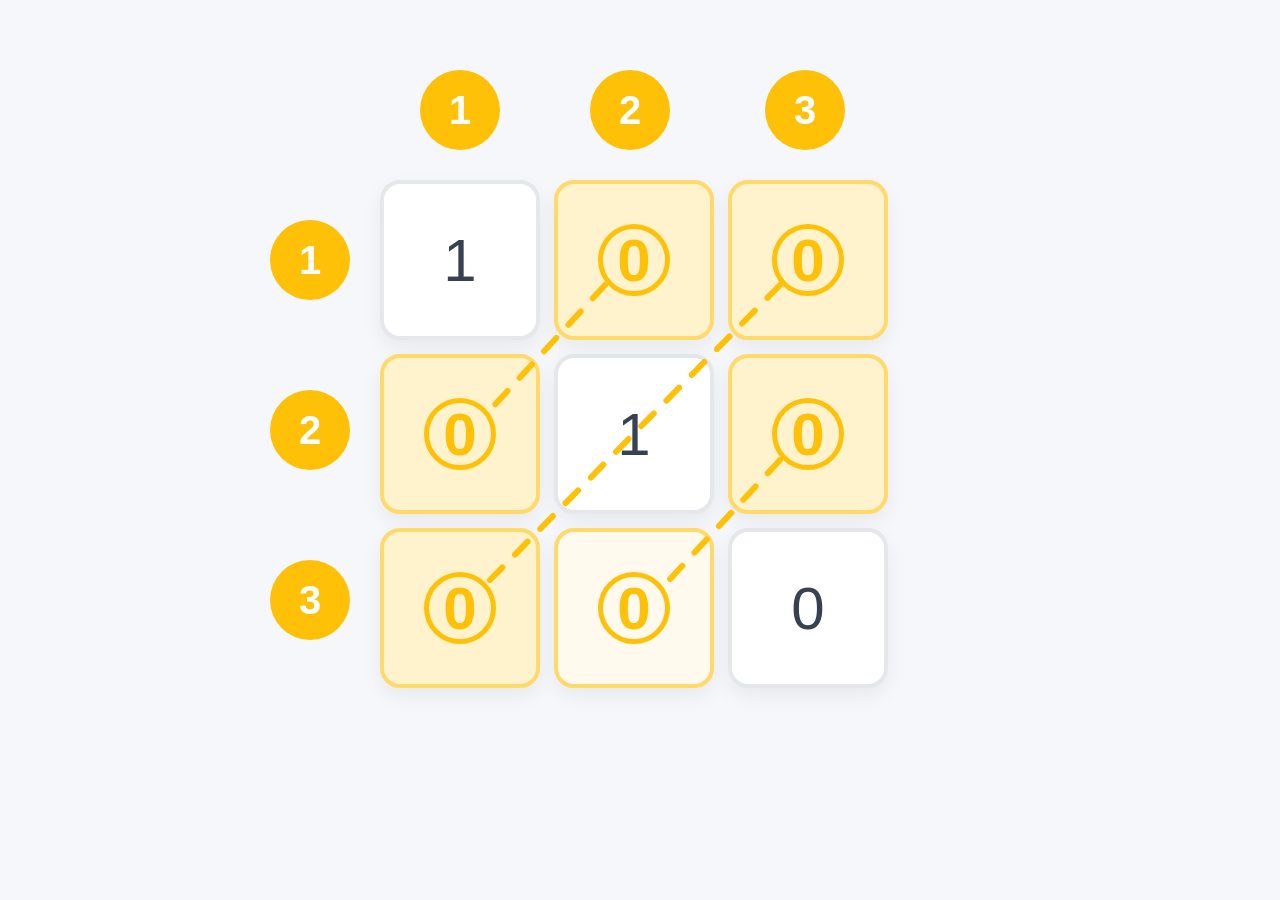
<file: public/img/matrix-examples/anti-symmetric.html>
<!DOCTYPE html>
<html lang="en">
<head>
<meta charset="UTF-8" />
<title>Symmetric Matrix</title>
</head>

<body style="
    margin:0;
    background:#f5f7fb;
    display:flex;
    justify-content:center;
    align-items:center;
    font-family:Inter,Arial,sans-serif;
">

<div style="
    position:relative;
    width:900px;
    height:700px;
">

    <!-- COLUMN LABELS -->

    <div style="
        position:absolute;
        left:230px;
        top:70px;
        width:80px;
        height:80px;
        border-radius:50%;
        background:#ffc107;
        color:white;
        display:flex;
        justify-content:center;
        align-items:center;
        font-size:40px;
        font-weight:700;
    ">
        1
    </div>

    <div style="
        position:absolute;
        left:400px;
        top:70px;
        width:80px;
        height:80px;
        border-radius:50%;
        background:#ffc107;
        color:white;
        display:flex;
        justify-content:center;
        align-items:center;
        font-size:40px;
        font-weight:700;
    ">
        2
    </div>

    <div style="
        position:absolute;
        left:575px;
        top:70px;
        width:80px;
        height:80px;
        border-radius:50%;
        background:#ffc107;
        color:white;
        display:flex;
        justify-content:center;
        align-items:center;
        font-size:40px;
        font-weight:700;
    ">
        3
    </div>

    <!-- ROW LABELS -->

    <div style="
        position:absolute;
        left:80px;
        top:220px;
        width:80px;
        height:80px;
        border-radius:50%;
        background:#ffc107;
        color:white;
        display:flex;
        justify-content:center;
        align-items:center;
        font-size:40px;
        font-weight:700;
    ">
        1
    </div>

    <div style="
        position:absolute;
        left:80px;
        top:390px;
        width:80px;
        height:80px;
        border-radius:50%;
        background:#ffc107;
        color:white;
        display:flex;
        justify-content:center;
        align-items:center;
        font-size:40px;
        font-weight:700;
    ">
        2
    </div>

    <div style="
        position:absolute;
        left:80px;
        top:560px;
        width:80px;
        height:80px;
        border-radius:50%;
        background:#ffc107;
        color:white;
        display:flex;
        justify-content:center;
        align-items:center;
        font-size:40px;
        font-weight:700;
    ">
        3
    </div>

    <!-- MATRIX GRID -->

    <div style="
        position:absolute;
        left:190px;
        top:180px;
        display:grid;
        grid-template-columns:repeat(3, 160px);
        grid-template-rows:repeat(3, 160px);
        gap:14px;
    ">

        <!-- 1 -->
        <div style="
            background:white;
            border:4px solid #e5e7eb;
            border-radius:20px;
            display:flex;
            justify-content:center;
            align-items:center;
            font-size:60px;
            color:#374151;
            box-shadow:0 8px 20px rgba(0,0,0,0.06);
        ">
            1
        </div>

        <!-- 2 -->
        <div style="
            position:relative;
            background: #fff3cd;;
            border:4px solid #ffda6a;
            border-radius:20px;
            display:flex;
            justify-content:center;
            align-items:center;
            font-size:60px;
            font-weight:700;
            color:#ffc107;
            box-shadow:0 8px 20px rgba(0,0,0,0.06);
        ">

            <div style="
                position:absolute;
                width:62px;
                height:62px;
                border:5px solid #ffc107;
                border-radius:50%;
            "></div>

            0
        </div>

        <!-- 3 -->
        <div style="
            position:relative;
            background: #fff3cd;;
            border:4px solid #ffda6a;
            border-radius:20px;
            display:flex;
            justify-content:center;
            align-items:center;
            font-size:60px;
            font-weight:700;
            color:#ffc107;
            box-shadow:0 8px 20px rgba(0,0,0,0.06);
        ">

            <div style="
                position:absolute;
                width:62px;
                height:62px;
                border:5px solid #ffc107;
                border-radius:50%;
            "></div>

            0
        </div>

        <!-- 4 -->
        <div style="
            position:relative;
            background: #fff3cd;;
            border:4px solid #ffda6a;
            border-radius:20px;
            display:flex;
            justify-content:center;
            align-items:center;
            font-size:60px;
            font-weight:700;
            color:#ffc107;
            box-shadow:0 8px 20px rgba(0,0,0,0.06);
        ">

            <div style="
                position:absolute;
                width:62px;
                height:62px;
                border:5px solid #ffc107;
                border-radius:50%;
            "></div>

            0
        </div>

        <!-- 5 -->
        <div style="
            background:white;
            border:4px solid #e5e7eb;
            border-radius:20px;
            display:flex;
            justify-content:center;
            align-items:center;
            font-size:60px;
            color:#374151;
            box-shadow:0 8px 20px rgba(0,0,0,0.06);
        ">
            1
        </div>

        <!-- 6 -->
        <div style="
            position:relative;
            background: #fff3cd;;
            border:4px solid #ffda6a;
            border-radius:20px;
            display:flex;
            justify-content:center;
            align-items:center;
            font-size:60px;
            font-weight:700;
            color:#ffc107;
            box-shadow:0 8px 20px rgba(0,0,0,0.06);
        ">

            <div style="
                position:absolute;
                width:62px;
                height:62px;
                border:5px solid #ffc107;
                border-radius:50%;
            "></div>

            0
        </div>

        <!-- 7 -->
        <div style="
            position:relative;
            background: #fff3cd;;
            border:4px solid #ffda6a;
            border-radius:20px;
            display:flex;
            justify-content:center;
            align-items:center;
            font-size:60px;
            font-weight:700;
            color:#ffc107;
            box-shadow:0 8px 20px rgba(0,0,0,0.06);
        ">

            <div style="
                position:absolute;
                width:62px;
                height:62px;
                border:5px solid #ffc107;
                border-radius:50%;
            "></div>

            0
        </div>

        <!-- 8 -->
        <div style="
            position:relative;
            background: #fffaed;;
            border:4px solid #ffda6a;
            border-radius:20px;
            display:flex;
            justify-content:center;
            align-items:center;
            font-size:60px;
            font-weight:700;
            color:#ffc107;
            box-shadow:0 8px 20px rgba(0,0,0,0.06);
        ">
            <div style="
                position:absolute;
                width:62px;
                height:62px;
                border:5px solid #ffc107;
                border-radius:50%;
            "></div>

            0
        </div>

        <!-- 9 -->
        <div style="
            background:white;
            border:4px solid #e5e7eb;
            border-radius:20px;
            display:flex;
            justify-content:center;
            align-items:center;
            font-size:60px;
            color:#374151;
            box-shadow:0 8px 20px rgba(0,0,0,0.06);
        ">
            0
        </div>

    </div>

    <!-- CONNECTIONS -->

    <svg width="900" height="700" style="
        position:absolute;
        top:0;
        left:0;
        pointer-events:none;
    ">

        <!-- TOP LEFT -->
        <line
            x1="415"
            y1="285"
            x2="300"
            y2="410"
            stroke="#ffc107"
            stroke-width="6"
            stroke-dasharray="18 18"
            stroke-linecap="round"
        />
        <!-- MIDDLE -->
        <line
            x1="590"
            y1="285"
            x2="300"
            y2="580"
            stroke="#ffc107"
            stroke-width="6"
            stroke-dasharray="18 18"
            stroke-linecap="round"
        />

        <!-- BOTTOM RIGHT -->
        <line
            x1="590"
            y1="460"
            x2="470"
            y2="590"
            stroke="#ffc107"
            stroke-width="6"
            stroke-dasharray="18 18"
            stroke-linecap="round"
        />

    </svg>

</div>

</body>
</html>
</file>
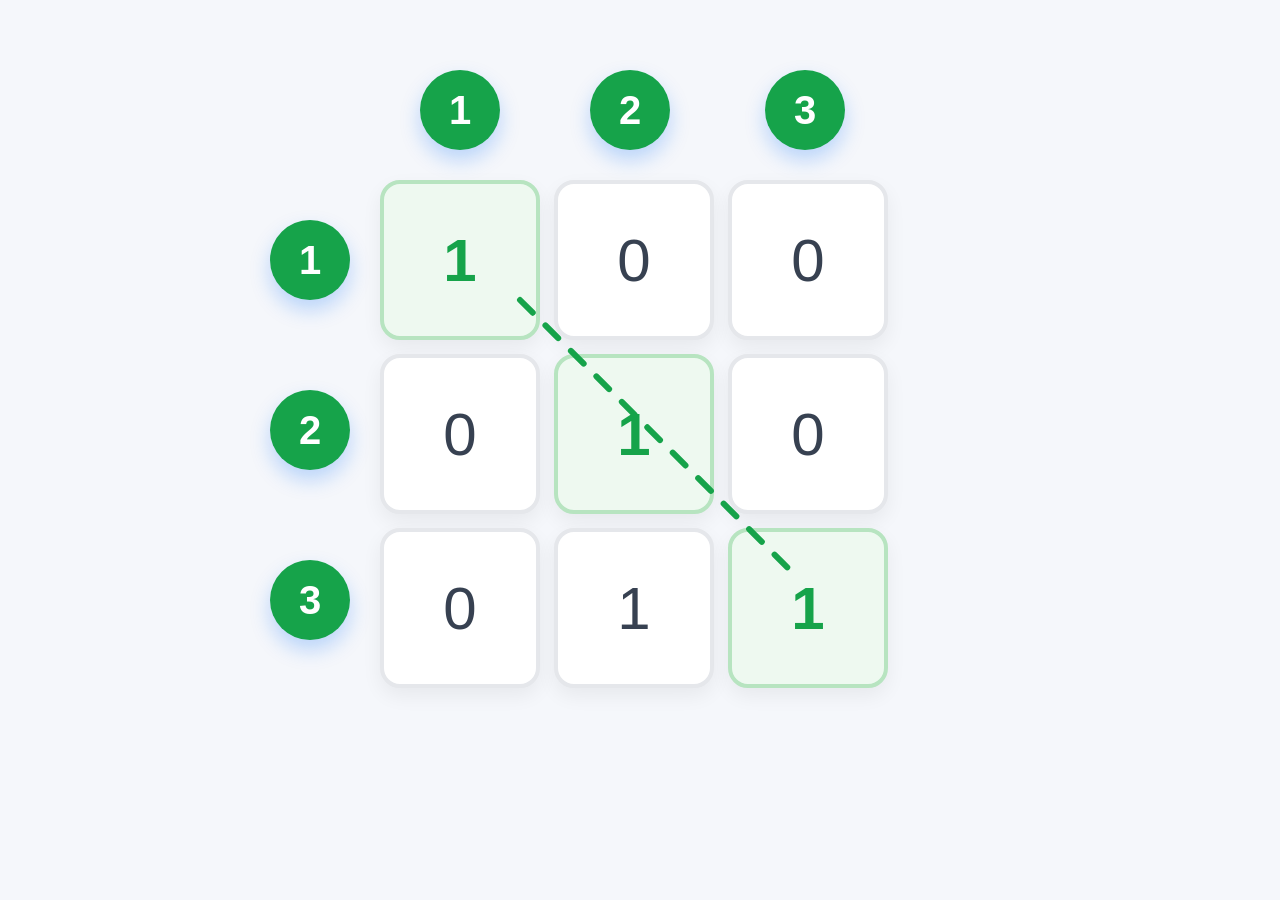
<file: public/img/matrix-examples/reflexive.html>
<!DOCTYPE html>
<html lang="en">
<head>
<meta charset="UTF-8" />
<title>Reflexive Matrix</title>
</head>

<body style="
    margin:0;
    background:#f5f7fb;
    display:flex;
    justify-content:center;
    align-items:center;
    font-family:Inter,Arial,sans-serif;
">

<div style="
    position:relative;
    width:900px;
    height:700px;
">

    <!-- COLUMN LABELS -->
    <div style="
        position:absolute;
        left:230px;
        top:70px;
        width:80px;
        height:80px;
        border-radius:50%;
        background:#16a34a;
        color:white;
        display:flex;
        justify-content:center;
        align-items:center;
        font-size:40px;
        font-weight:700;
        box-shadow:0 10px 20px rgba(13,110,253,0.25);
    ">
        1
    </div>

    <div style="
        position:absolute;
        left:400px;
        top:70px;
        width:80px;
        height:80px;
        border-radius:50%;
        background:#16a34a;
        color:white;
        display:flex;
        justify-content:center;
        align-items:center;
        font-size:40px;
        font-weight:700;
        box-shadow:0 10px 20px rgba(13,110,253,0.25);
    ">
        2
    </div>

    <div style="
        position:absolute;
        left:575px;
        top:70px;
        width:80px;
        height:80px;
        border-radius:50%;
        background:#16a34a;
        color:white;
        display:flex;
        justify-content:center;
        align-items:center;
        font-size:40px;
        font-weight:700;
        box-shadow:0 10px 20px rgba(13,110,253,0.25);
    ">
        3
    </div>

    <!-- ROW LABELS -->
    <div style="
        position:absolute;
        left:80px;
        top:220px;
        width:80px;
        height:80px;
        border-radius:50%;
        background:#16a34a;
        color:white;
        display:flex;
        justify-content:center;
        align-items:center;
        font-size:40px;
        font-weight:700;
        box-shadow:0 10px 20px rgba(13,110,253,0.25);
    ">
        1
    </div>

    <div style="
        position:absolute;
        left:80px;
        top:390px;
        width:80px;
        height:80px;
        border-radius:50%;
        background:#16a34a;
        color:white;
        display:flex;
        justify-content:center;
        align-items:center;
        font-size:40px;
        font-weight:700;
        box-shadow:0 10px 20px rgba(13,110,253,0.25);
    ">
        2
    </div>

    <div style="
        position:absolute;
        left:80px;
        top:560px;
        width:80px;
        height:80px;
        border-radius:50%;
        background:#16a34a;
        color:white;
        display:flex;
        justify-content:center;
        align-items:center;
        font-size:40px;
        font-weight:700;
        box-shadow:0 10px 20px rgba(13,110,253,0.25);
    ">
        3
    </div>

    <!-- MATRIX GRID -->
    <div style="
        position:absolute;
        left:190px;
        top:180px;
        display:grid;
        grid-template-columns:repeat(3, 160px);
        grid-template-rows:repeat(3, 160px);
        gap:14px;
    ">

        <!-- CELL 1 -->
        <div style="
            background:#eef9f0;
            border:4px solid #b7e4c0;
            border-radius:20px;
            display:flex;
            justify-content:center;
            align-items:center;
            font-size:60px;
            font-weight:700;
            color:#16a34a;
            box-shadow:0 8px 20px rgba(0,0,0,0.06);
        ">
            1
        </div>

        <!-- CELL 2 -->
        <div style="
            background:white;
            border:4px solid #e5e7eb;
            border-radius:20px;
            display:flex;
            justify-content:center;
            align-items:center;
            font-size:60px;
            color:#374151;
            box-shadow:0 8px 20px rgba(0,0,0,0.06);
        ">
            0
        </div>

        <!-- CELL 3 -->
        <div style="
            background:white;
            border:4px solid #e5e7eb;
            border-radius:20px;
            display:flex;
            justify-content:center;
            align-items:center;
            font-size:60px;
            color:#374151;
            box-shadow:0 8px 20px rgba(0,0,0,0.06);
        ">
            0
        </div>

        <!-- CELL 4 -->
        <div style="
            background:white;
            border:4px solid #e5e7eb;
            border-radius:20px;
            display:flex;
            justify-content:center;
            align-items:center;
            font-size:60px;
            color:#374151;
            box-shadow:0 8px 20px rgba(0,0,0,0.06);
        ">
            0
        </div>

        <!-- CELL 5 -->
        <div style="
            background:#eef9f0;
            border:4px solid #b7e4c0;
            border-radius:20px;
            display:flex;
            justify-content:center;
            align-items:center;
            font-size:60px;
            font-weight:700;
            color:#16a34a;
            box-shadow:0 8px 20px rgba(0,0,0,0.06);
        ">
            1
        </div>

        <!-- CELL 6 -->
        <div style="
            background:white;
            border:4px solid #e5e7eb;
            border-radius:20px;
            display:flex;
            justify-content:center;
            align-items:center;
            font-size:60px;
            color:#374151;
            box-shadow:0 8px 20px rgba(0,0,0,0.06);
        ">
            0
        </div>

        <!-- CELL 7 -->
        <div style="
            background:white;
            border:4px solid #e5e7eb;
            border-radius:20px;
            display:flex;
            justify-content:center;
            align-items:center;
            font-size:60px;
            color:#374151;
            box-shadow:0 8px 20px rgba(0,0,0,0.06);
        ">
            0
        </div>

        <!-- CELL 8 -->
        <div style="
            background:white;
            border:4px solid #e5e7eb;
            border-radius:20px;
            display:flex;
            justify-content:center;
            align-items:center;
            font-size:60px;
            color:#374151;
            box-shadow:0 8px 20px rgba(0,0,0,0.06);
        ">
            1
        </div>

        <!-- CELL 9 -->
        <div style="
            background:#eef9f0;
            border:4px solid #b7e4c0;
            border-radius:20px;
            display:flex;
            justify-content:center;
            align-items:center;
            font-size:60px;
            font-weight:700;
            color:#16a34a;
            box-shadow:0 8px 20px rgba(0,0,0,0.06);
        ">
            1
        </div>

    </div>

    <!-- DIAGONAL -->
    <svg width="900" height="700" style="
        position:absolute;
        top:0;
        left:0;
        pointer-events:none;
    ">
        <line
            x1="330"
            y1="300"
            x2="600"
            y2="570"
            stroke="#16a34a"
            stroke-width="6"
            stroke-dasharray="18 18"
            stroke-linecap="round"
        />
    </svg>

</div>

</body>
</html>
</file>
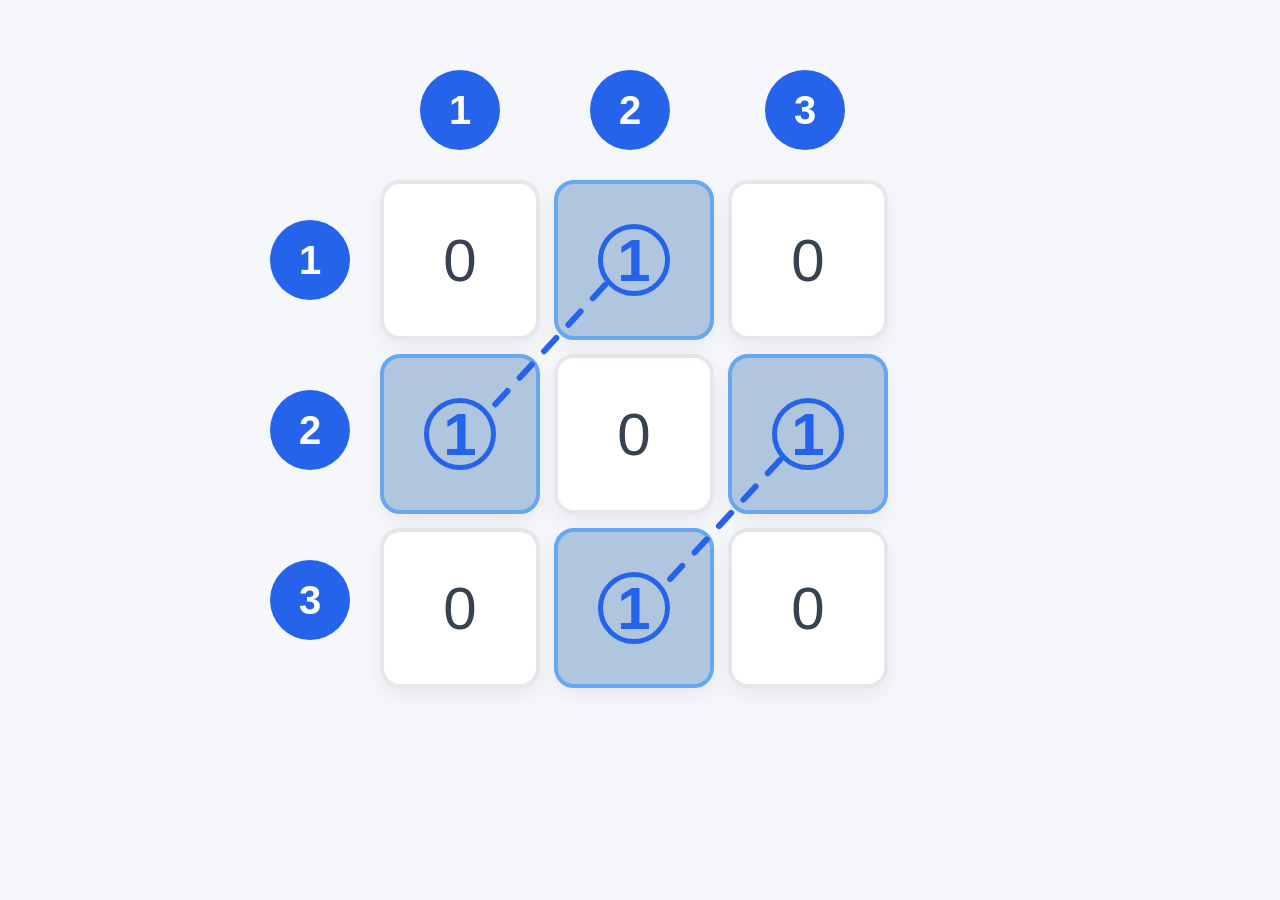
<file: public/img/matrix-examples/symmetric.html>
<!DOCTYPE html>
<html lang="en">
<head>
<meta charset="UTF-8" />
<title>Symmetric Matrix</title>
</head>

<body style="
    margin:0;
    background:#f5f7fb;
    display:flex;
    justify-content:center;
    align-items:center;
    font-family:Inter,Arial,sans-serif;
">

<div style="
    position:relative;
    width:900px;
    height:700px;
">

    <!-- COLUMN LABELS -->

    <div style="
        position:absolute;
        left:230px;
        top:70px;
        width:80px;
        height:80px;
        border-radius:50%;
        background:#2563eb;
        color:white;
        display:flex;
        justify-content:center;
        align-items:center;
        font-size:40px;
        font-weight:700;
    ">
        1
    </div>

    <div style="
        position:absolute;
        left:400px;
        top:70px;
        width:80px;
        height:80px;
        border-radius:50%;
        background:#2563eb;
        color:white;
        display:flex;
        justify-content:center;
        align-items:center;
        font-size:40px;
        font-weight:700;
    ">
        2
    </div>

    <div style="
        position:absolute;
        left:575px;
        top:70px;
        width:80px;
        height:80px;
        border-radius:50%;
        background:#2563eb;
        color:white;
        display:flex;
        justify-content:center;
        align-items:center;
        font-size:40px;
        font-weight:700;
    ">
        3
    </div>

    <!-- ROW LABELS -->

    <div style="
        position:absolute;
        left:80px;
        top:220px;
        width:80px;
        height:80px;
        border-radius:50%;
        background:#2563eb;
        color:white;
        display:flex;
        justify-content:center;
        align-items:center;
        font-size:40px;
        font-weight:700;
    ">
        1
    </div>

    <div style="
        position:absolute;
        left:80px;
        top:390px;
        width:80px;
        height:80px;
        border-radius:50%;
        background:#2563eb;
        color:white;
        display:flex;
        justify-content:center;
        align-items:center;
        font-size:40px;
        font-weight:700;
    ">
        2
    </div>

    <div style="
        position:absolute;
        left:80px;
        top:560px;
        width:80px;
        height:80px;
        border-radius:50%;
        background:#2563eb;
        color:white;
        display:flex;
        justify-content:center;
        align-items:center;
        font-size:40px;
        font-weight:700;
    ">
        3
    </div>

    <!-- MATRIX GRID -->

    <div style="
        position:absolute;
        left:190px;
        top:180px;
        display:grid;
        grid-template-columns:repeat(3, 160px);
        grid-template-rows:repeat(3, 160px);
        gap:14px;
    ">

        <!-- 1 -->
        <div style="
            background:white;
            border:4px solid #e5e7eb;
            border-radius:20px;
            display:flex;
            justify-content:center;
            align-items:center;
            font-size:60px;
            color:#374151;
            box-shadow:0 8px 20px rgba(0,0,0,0.06);
        ">
            0
        </div>

        <!-- 2 -->
        <div style="
            position:relative;
            background: #b0c6df;
            border:4px solid #67a7f0;
            border-radius:20px;
            display:flex;
            justify-content:center;
            align-items:center;
            font-size:60px;
            font-weight:700;
            color:#2563eb;
            box-shadow:0 8px 20px rgba(0,0,0,0.06);
        ">

            <div style="
                position:absolute;
                width:62px;
                height:62px;
                border:5px solid #2563eb;
                border-radius:50%;
            "></div>

            1
        </div>

        <!-- 3 -->
        <div style="
            background:white;
            border:4px solid #e5e7eb;
            border-radius:20px;
            display:flex;
            justify-content:center;
            align-items:center;
            font-size:60px;
            color:#374151;
            box-shadow:0 8px 20px rgba(0,0,0,0.06);
        ">
            0
        </div>

        <!-- 4 -->
        <div style="
            position:relative;
            background: #b0c6df;
            border:4px solid #67a7f0;
            border-radius:20px;
            display:flex;
            justify-content:center;
            align-items:center;
            font-size:60px;
            font-weight:700;
            color:#2563eb;
            box-shadow:0 8px 20px rgba(0,0,0,0.06);
        ">

            <div style="
                position:absolute;
                width:62px;
                height:62px;
                border:5px solid #2563eb;
                border-radius:50%;
            "></div>

            1
        </div>

        <!-- 5 -->
        <div style="
            background:white;
            border:4px solid #e5e7eb;
            border-radius:20px;
            display:flex;
            justify-content:center;
            align-items:center;
            font-size:60px;
            color:#374151;
            box-shadow:0 8px 20px rgba(0,0,0,0.06);
        ">
            0
        </div>

        <!-- 6 -->
        <div style="
            position:relative;
            background: #b0c6df;
            border:4px solid #67a7f0;
            border-radius:20px;
            display:flex;
            justify-content:center;
            align-items:center;
            font-size:60px;
            font-weight:700;
            color:#2563eb;
            box-shadow:0 8px 20px rgba(0,0,0,0.06);
        ">

            <div style="
                position:absolute;
                width:62px;
                height:62px;
                border:5px solid #2563eb;
                border-radius:50%;
            "></div>

            1
        </div>

        <!-- 7 -->
        <div style="
            background:white;
            border:4px solid #e5e7eb;
            border-radius:20px;
            display:flex;
            justify-content:center;
            align-items:center;
            font-size:60px;
            color:#374151;
            box-shadow:0 8px 20px rgba(0,0,0,0.06);
        ">
            0
        </div>

        <!-- 8 -->
        <div style="
            position:relative;
            background: #b0c6df;
            border:4px solid #67a7f0;
            border-radius:20px;
            display:flex;
            justify-content:center;
            align-items:center;
            font-size:60px;
            font-weight:700;
            color:#2563eb;
            box-shadow:0 8px 20px rgba(0,0,0,0.06);
        ">
            <div style="
                position:absolute;
                width:62px;
                height:62px;
                border:5px solid #2563eb;
                border-radius:50%;
            "></div>

            1
        </div>

        <!-- 9 -->
        <div style="
            background:white;
            border:4px solid #e5e7eb;
            border-radius:20px;
            display:flex;
            justify-content:center;
            align-items:center;
            font-size:60px;
            color:#374151;
            box-shadow:0 8px 20px rgba(0,0,0,0.06);
        ">
            0
        </div>

    </div>

    <!-- CONNECTIONS -->

    <svg width="900" height="700" style="
        position:absolute;
        top:0;
        left:0;
        pointer-events:none;
    ">

        <!-- TOP LEFT -->
        <line
            x1="415"
            y1="285"
            x2="300"
            y2="410"
            stroke="#2563eb"
            stroke-width="6"
            stroke-dasharray="18 18"
            stroke-linecap="round"
        />

        <!-- BOTTOM RIGHT -->
        <line
            x1="590"
            y1="460"
            x2="470"
            y2="590"
            stroke="#2563eb"
            stroke-width="6"
            stroke-dasharray="18 18"
            stroke-linecap="round"
        />

    </svg>

</div>

</body>
</html>
</file>
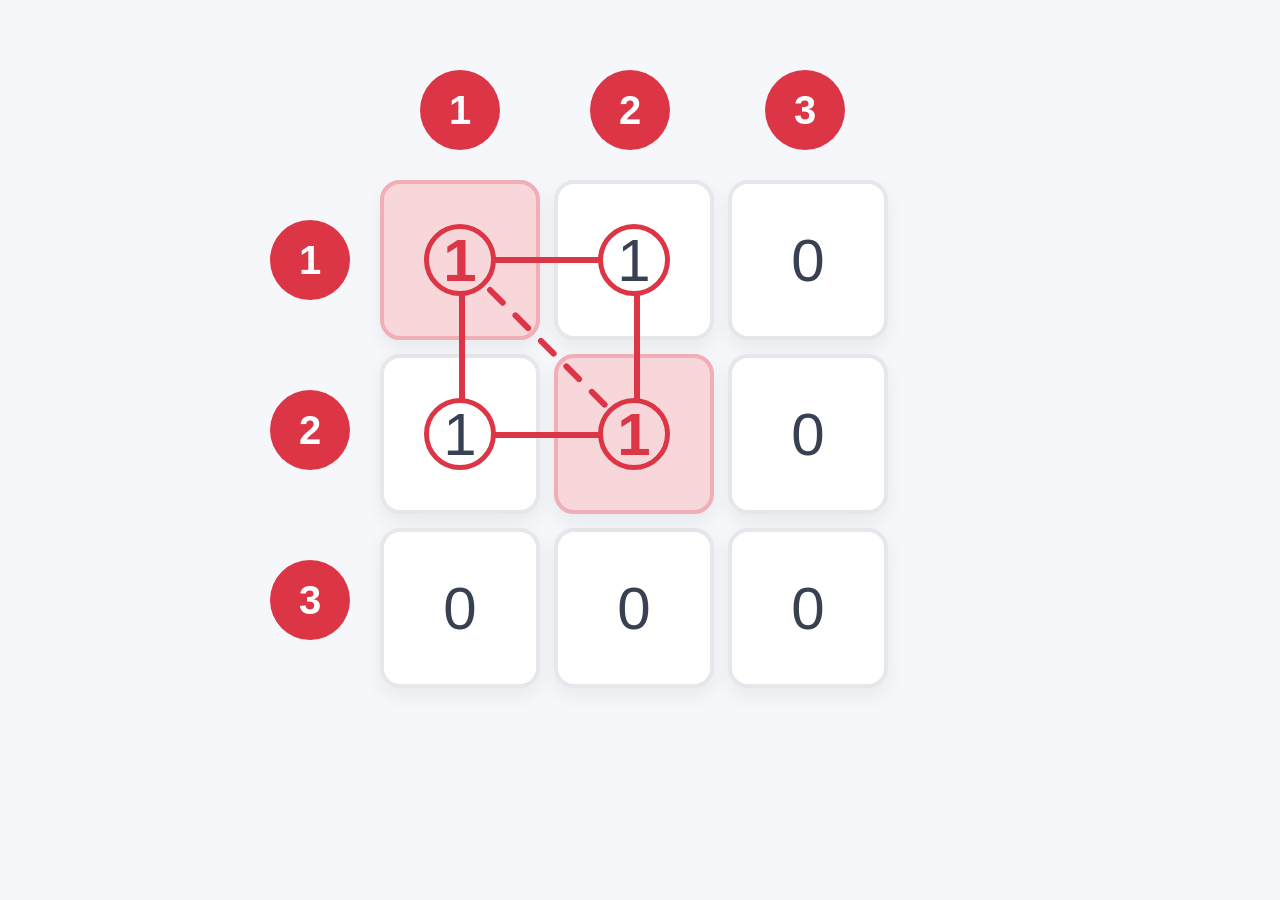
<file: public/img/matrix-examples/transitive.html>
<!DOCTYPE html>
<html lang="en">
<head>
<meta charset="UTF-8" />
<title>Symmetric Matrix</title>
</head>

<body style="
    margin:0;
    background:#f5f7fb;
    display:flex;
    justify-content:center;
    align-items:center;
    font-family:Inter,Arial,sans-serif;
">

<div style="
    position:relative;
    width:900px;
    height:700px;
">

    <!-- COLUMN LABELS -->

    <div style="
        position:absolute;
        left:230px;
        top:70px;
        width:80px;
        height:80px;
        border-radius:50%;
        background:#dc3545;
        color:white;
        display:flex;
        justify-content:center;
        align-items:center;
        font-size:40px;
        font-weight:700;
    ">
        1
    </div>

    <div style="
        position:absolute;
        left:400px;
        top:70px;
        width:80px;
        height:80px;
        border-radius:50%;
        background:#dc3545;
        color:white;
        display:flex;
        justify-content:center;
        align-items:center;
        font-size:40px;
        font-weight:700;
    ">
        2
    </div>

    <div style="
        position:absolute;
        left:575px;
        top:70px;
        width:80px;
        height:80px;
        border-radius:50%;
        background:#dc3545;
        color:white;
        display:flex;
        justify-content:center;
        align-items:center;
        font-size:40px;
        font-weight:700;
    ">
        3
    </div>

    <!-- ROW LABELS -->

    <div style="
        position:absolute;
        left:80px;
        top:220px;
        width:80px;
        height:80px;
        border-radius:50%;
        background:#dc3545;
        color:white;
        display:flex;
        justify-content:center;
        align-items:center;
        font-size:40px;
        font-weight:700;
    ">
        1
    </div>

    <div style="
        position:absolute;
        left:80px;
        top:390px;
        width:80px;
        height:80px;
        border-radius:50%;
        background:#dc3545;
        color:white;
        display:flex;
        justify-content:center;
        align-items:center;
        font-size:40px;
        font-weight:700;
    ">
        2
    </div>

    <div style="
        position:absolute;
        left:80px;
        top:560px;
        width:80px;
        height:80px;
        border-radius:50%;
        background:#dc3545;
        color:white;
        display:flex;
        justify-content:center;
        align-items:center;
        font-size:40px;
        font-weight:700;
    ">
        3
    </div>

    <!-- MATRIX GRID -->

    <div style="
        position:absolute;
        left:190px;
        top:180px;
        display:grid;
        grid-template-columns:repeat(3, 160px);
        grid-template-rows:repeat(3, 160px);
        gap:14px;
    ">

        <!-- 1 -->
        <div style="
            position:relative;
            background: #f8d7da;
            border:4px solid #f1aeb5;
            border-radius:20px;
            display:flex;
            justify-content:center;
            align-items:center;
            font-size:60px;
            font-weight:700;
            color:#dc3545;
            box-shadow:0 8px 20px rgba(0,0,0,0.06);
        ">

            <div style="
                position:absolute;
                width:62px;
                height:62px;
                border:5px solid #dc3545;
                border-radius:50%;
            "></div>

            1
        </div>

        <!-- 2 -->
        <div style="
            background:white;
            border:4px solid #e5e7eb;
            border-radius:20px;
            display:flex;
            justify-content:center;
            align-items:center;
            font-size:60px;
            color:#374151;
            box-shadow:0 8px 20px rgba(0,0,0,0.06);
        ">
            <div style="
                position:absolute;
                width:62px;
                height:62px;
                border:5px solid #dc3545;
                border-radius:50%;
            "></div>

            1
        </div>

        <!-- 3 -->
        <div style="
            background:white;
            border:4px solid #e5e7eb;
            border-radius:20px;
            display:flex;
            justify-content:center;
            align-items:center;
            font-size:60px;
            color:#374151;
            box-shadow:0 8px 20px rgba(0,0,0,0.06);
        ">
            0
        </div>

        <!-- 4 -->
        <div style="
            background:white;
            border:4px solid #e5e7eb;
            border-radius:20px;
            display:flex;
            justify-content:center;
            align-items:center;
            font-size:60px;
            color:#374151;
            box-shadow:0 8px 20px rgba(0,0,0,0.06);
        ">

            <div style="
                position:absolute;
                width:62px;
                height:62px;
                border:5px solid #dc3545;
                border-radius:50%;
            "></div>

            1
        </div>

        <!-- 5 -->
        <div style="
            position:relative;
            background: #f8d7da;
            border:4px solid #f1aeb5;
            border-radius:20px;
            display:flex;
            justify-content:center;
            align-items:center;
            font-size:60px;
            font-weight:700;
            color:#dc3545;
            box-shadow:0 8px 20px rgba(0,0,0,0.06);
        ">

            <div style="
                position:absolute;
                width:62px;
                height:62px;
                border:5px solid #dc3545;
                border-radius:50%;
            "></div>

            1
        </div>

        <!-- 6 -->
        <div style="
            background:white;
            border:4px solid #e5e7eb;
            border-radius:20px;
            display:flex;
            justify-content:center;
            align-items:center;
            font-size:60px;
            color:#374151;
            box-shadow:0 8px 20px rgba(0,0,0,0.06);
        ">
            0
        </div>

        <!-- 7 -->
        <div style="
            background:white;
            border:4px solid #e5e7eb;
            border-radius:20px;
            display:flex;
            justify-content:center;
            align-items:center;
            font-size:60px;
            color:#374151;
            box-shadow:0 8px 20px rgba(0,0,0,0.06);
        ">

            0
        </div>

        <!-- 8 -->
        <div style="
            background:white;
            border:4px solid #e5e7eb;
            border-radius:20px;
            display:flex;
            justify-content:center;
            align-items:center;
            font-size:60px;
            color:#374151;
            box-shadow:0 8px 20px rgba(0,0,0,0.06);
        ">

            0
        </div>

        <!-- 9 -->
        <div style="
            background:white;
            border:4px solid #e5e7eb;
            border-radius:20px;
            display:flex;
            justify-content:center;
            align-items:center;
            font-size:60px;
            color:#374151;
            box-shadow:0 8px 20px rgba(0,0,0,0.06);
        ">
            0
        </div>

    </div>

    <!-- CONNECTIONS -->

    <svg width="900" height="700" style="
        position:absolute;
        top:0;
        left:0;
        pointer-events:none;
    ">

        <!-- (1,1) - (2,2) -->
        <line
            x1="300"
            y1="290"
            x2="420"
            y2="410"
            stroke="#dc3545"
            stroke-width="6"
            stroke-dasharray="18 18"
            stroke-linecap="round"
        />

        <!-- (1,1) - (1,2) -->
        <line
            x1="305"
            y1="260"
            x2="410"
            y2="260"
            stroke="#dc3545"
            stroke-width="6"
            stroke-linecap="round"
        />

        <!-- (1,1) - (2,1) -->
        <line
            x1="272"
            y1="295"
            x2="272"
            y2="400"
            stroke="#dc3545"
            stroke-width="6"
            stroke-linecap="round"
        />

        <!-- (1,2) - (2,2) -->
        <line
            x1="447"
            y1="295"
            x2="447"
            y2="400"
            stroke="#dc3545"
            stroke-width="6"
            stroke-linecap="round"
        />

        <!-- (2,1) - (2,2) -->
        <line
            x1="305"
            y1="435"
            x2="410"
            y2="435"
            stroke="#dc3545"
            stroke-width="6"
            stroke-linecap="round"
        />

    </svg>

</div>

</body>
</html>
</file>
